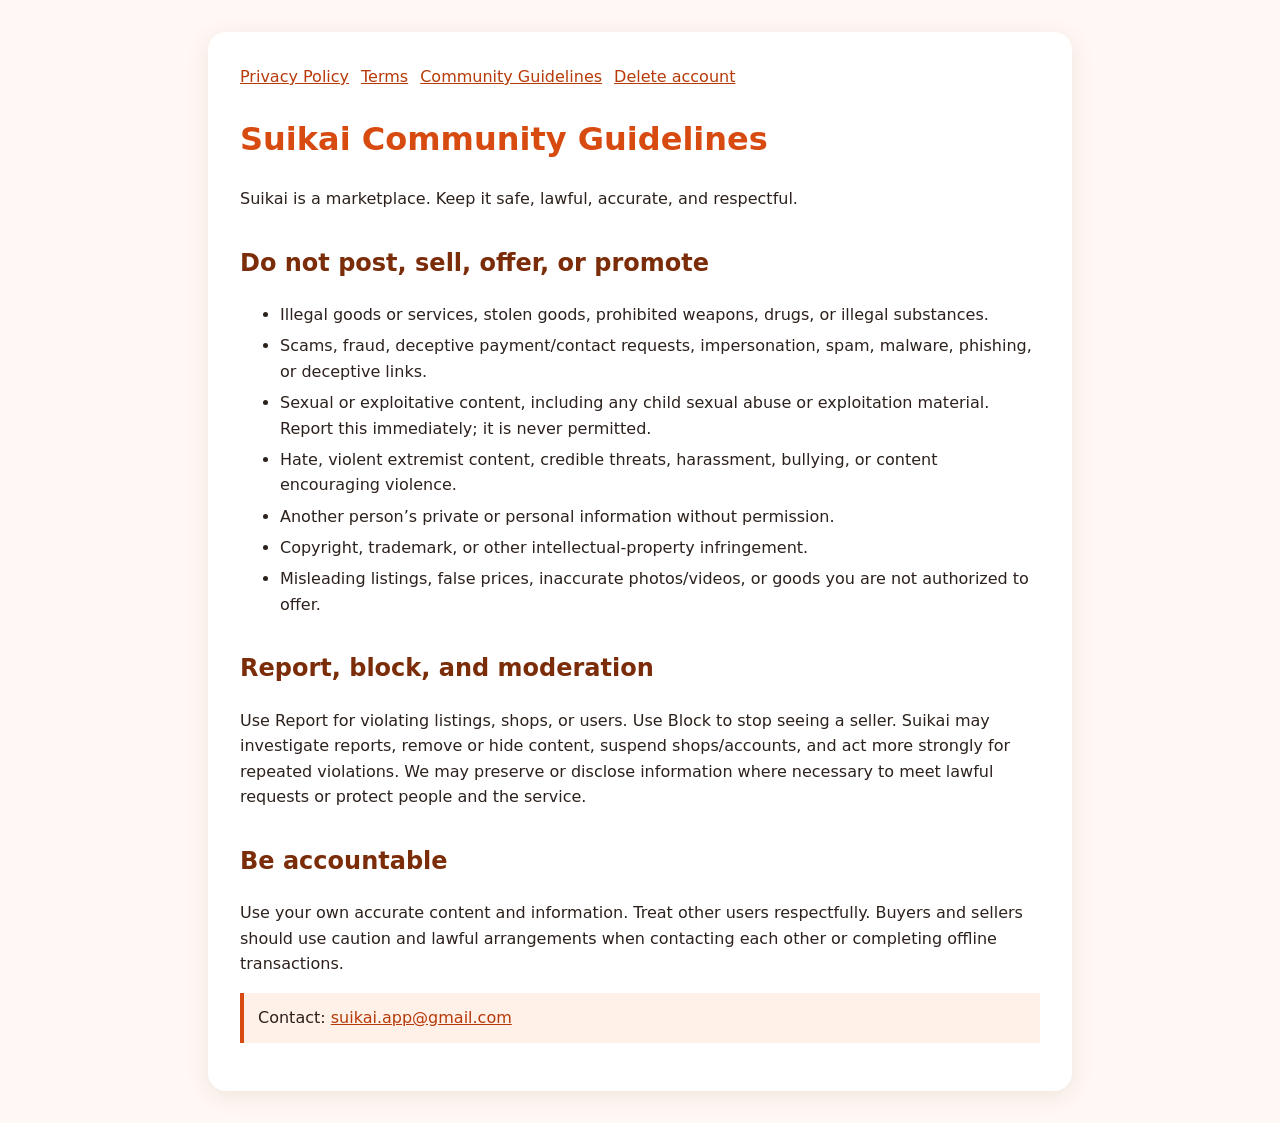
<file: web/community-guidelines.html>
<!doctype html>
<html lang="en"><head><meta charset="utf-8"><meta name="viewport" content="width=device-width,initial-scale=1"><title>Suikai Community Guidelines</title><link rel="stylesheet" href="legal.css"></head><body><main>
<nav><a href="privacy-policy.html">Privacy Policy</a><a href="terms-of-service.html">Terms</a><a href="community-guidelines.html">Community Guidelines</a><a href="delete-account.html">Delete account</a></nav>
<h1>Suikai Community Guidelines</h1><p>Suikai is a marketplace. Keep it safe, lawful, accurate, and respectful.</p>
<h2>Do not post, sell, offer, or promote</h2><ul><li>Illegal goods or services, stolen goods, prohibited weapons, drugs, or illegal substances.</li><li>Scams, fraud, deceptive payment/contact requests, impersonation, spam, malware, phishing, or deceptive links.</li><li>Sexual or exploitative content, including any child sexual abuse or exploitation material. Report this immediately; it is never permitted.</li><li>Hate, violent extremist content, credible threats, harassment, bullying, or content encouraging violence.</li><li>Another person’s private or personal information without permission.</li><li>Copyright, trademark, or other intellectual-property infringement.</li><li>Misleading listings, false prices, inaccurate photos/videos, or goods you are not authorized to offer.</li></ul>
<h2>Report, block, and moderation</h2><p>Use Report for violating listings, shops, or users. Use Block to stop seeing a seller. Suikai may investigate reports, remove or hide content, suspend shops/accounts, and act more strongly for repeated violations. We may preserve or disclose information where necessary to meet lawful requests or protect people and the service.</p>
<h2>Be accountable</h2><p>Use your own accurate content and information. Treat other users respectfully. Buyers and sellers should use caution and lawful arrangements when contacting each other or completing offline transactions.</p>
<p class="notice">Contact: <a href="mailto:suikai.app@gmail.com">suikai.app@gmail.com</a></p>
</main></body></html>
</file>
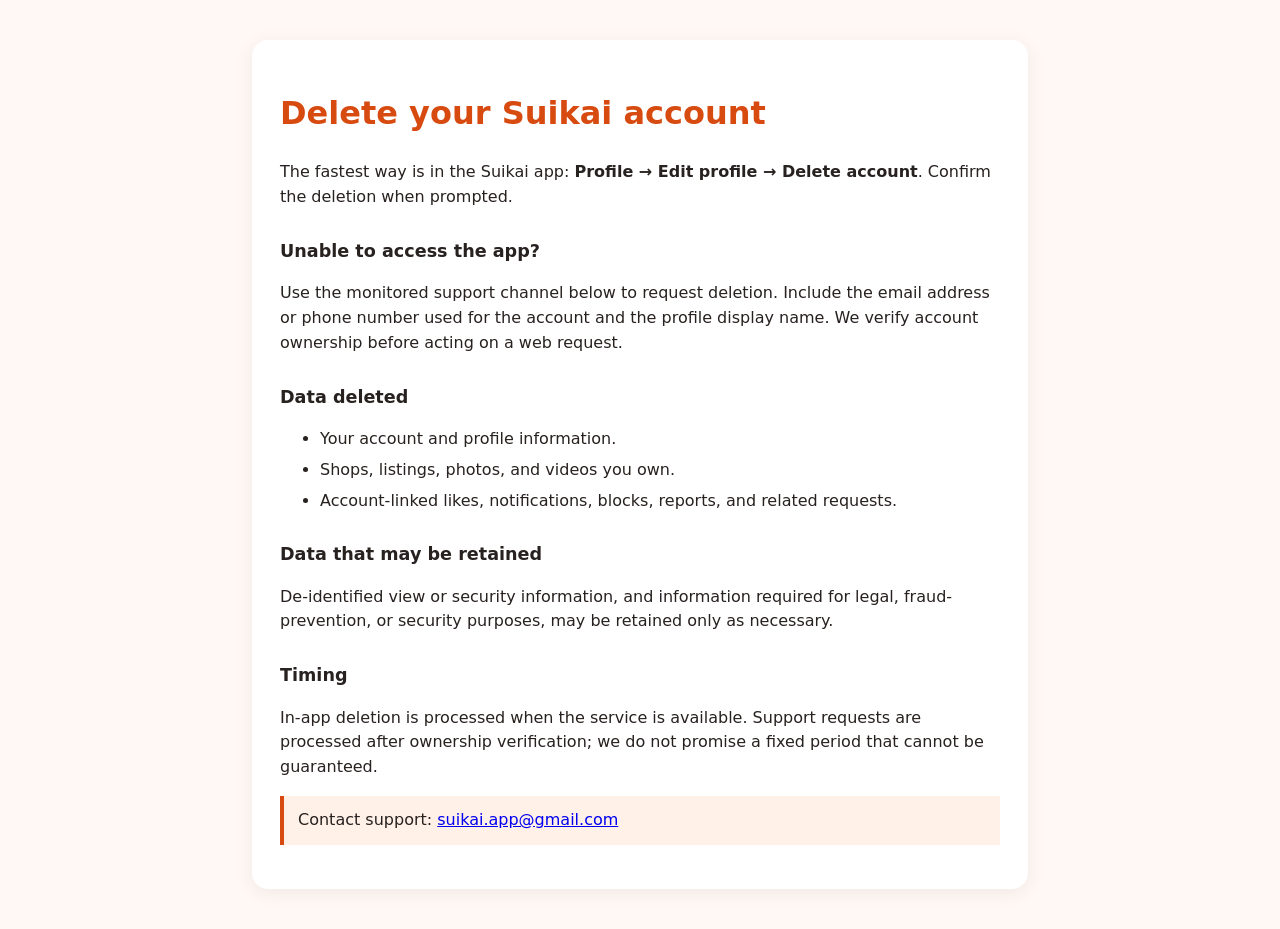
<file: web/delete-account.html>
<!doctype html>
<html lang="en">
  <head>
    <meta charset="utf-8" />
    <meta name="viewport" content="width=device-width, initial-scale=1" />
    <title>Delete your Suikai account</title>
    <style>
      body { font-family: system-ui, sans-serif; line-height: 1.55; margin: 0; color: #27211f; background: #fff8f4; }
      main { max-width: 720px; margin: 40px auto; padding: 28px; background: white; border-radius: 16px; box-shadow: 0 4px 20px #0001; }
      h1 { color: #d74a10; } h2 { margin-top: 28px; font-size: 1.1rem; } li { margin: 6px 0; }
      .notice { padding: 12px 14px; border-left: 4px solid #d74a10; background: #fff0e8; }
    </style>
    <script src="delete-account-config.js"></script>
  </head>
  <body>
    <main>
      <h1>Delete your Suikai account</h1>
      <p>The fastest way is in the Suikai app: <strong>Profile → Edit profile → Delete account</strong>. Confirm the deletion when prompted.</p>
      <h2>Unable to access the app?</h2>
      <p>Use the monitored support channel below to request deletion. Include the email address or phone number used for the account and the profile display name. We verify account ownership before acting on a web request.</p>
      <h2>Data deleted</h2>
      <ul>
        <li>Your account and profile information.</li>
        <li>Shops, listings, photos, and videos you own.</li>
        <li>Account-linked likes, notifications, blocks, reports, and related requests.</li>
      </ul>
      <h2>Data that may be retained</h2>
      <p>De-identified view or security information, and information required for legal, fraud-prevention, or security purposes, may be retained only as necessary.</p>
      <h2>Timing</h2>
      <p>In-app deletion is processed when the service is available. Support requests are processed after ownership verification; we do not promise a fixed period that cannot be guaranteed.</p>
      <p id="support" class="notice">Loading support contact…</p>
    </main>
    <script>
      const configuredEmail = window.SUIKAI_LEGAL_CONFIG && window.SUIKAI_LEGAL_CONFIG.supportEmail;
      const isUsableEmail = typeof configuredEmail === 'string'
        && /^[^@\s]+@[^@\s]+\.[^@\s]+$/.test(configuredEmail.trim())
        && !/(example\.|your[-_]email|placeholder|todo)/i.test(configuredEmail);
      const support = document.getElementById('support');
      if (isUsableEmail) {
        const address = configuredEmail.trim();
        const link = document.createElement('a');
        link.href = `mailto:${address}`;
        link.textContent = address;
        support.textContent = 'Contact support: ';
        support.appendChild(link);
      } else {
        support.textContent = 'Contact Suikai support at suikai.app@gmail.com.';
      }
    </script>
  </body>
</html>
</file>
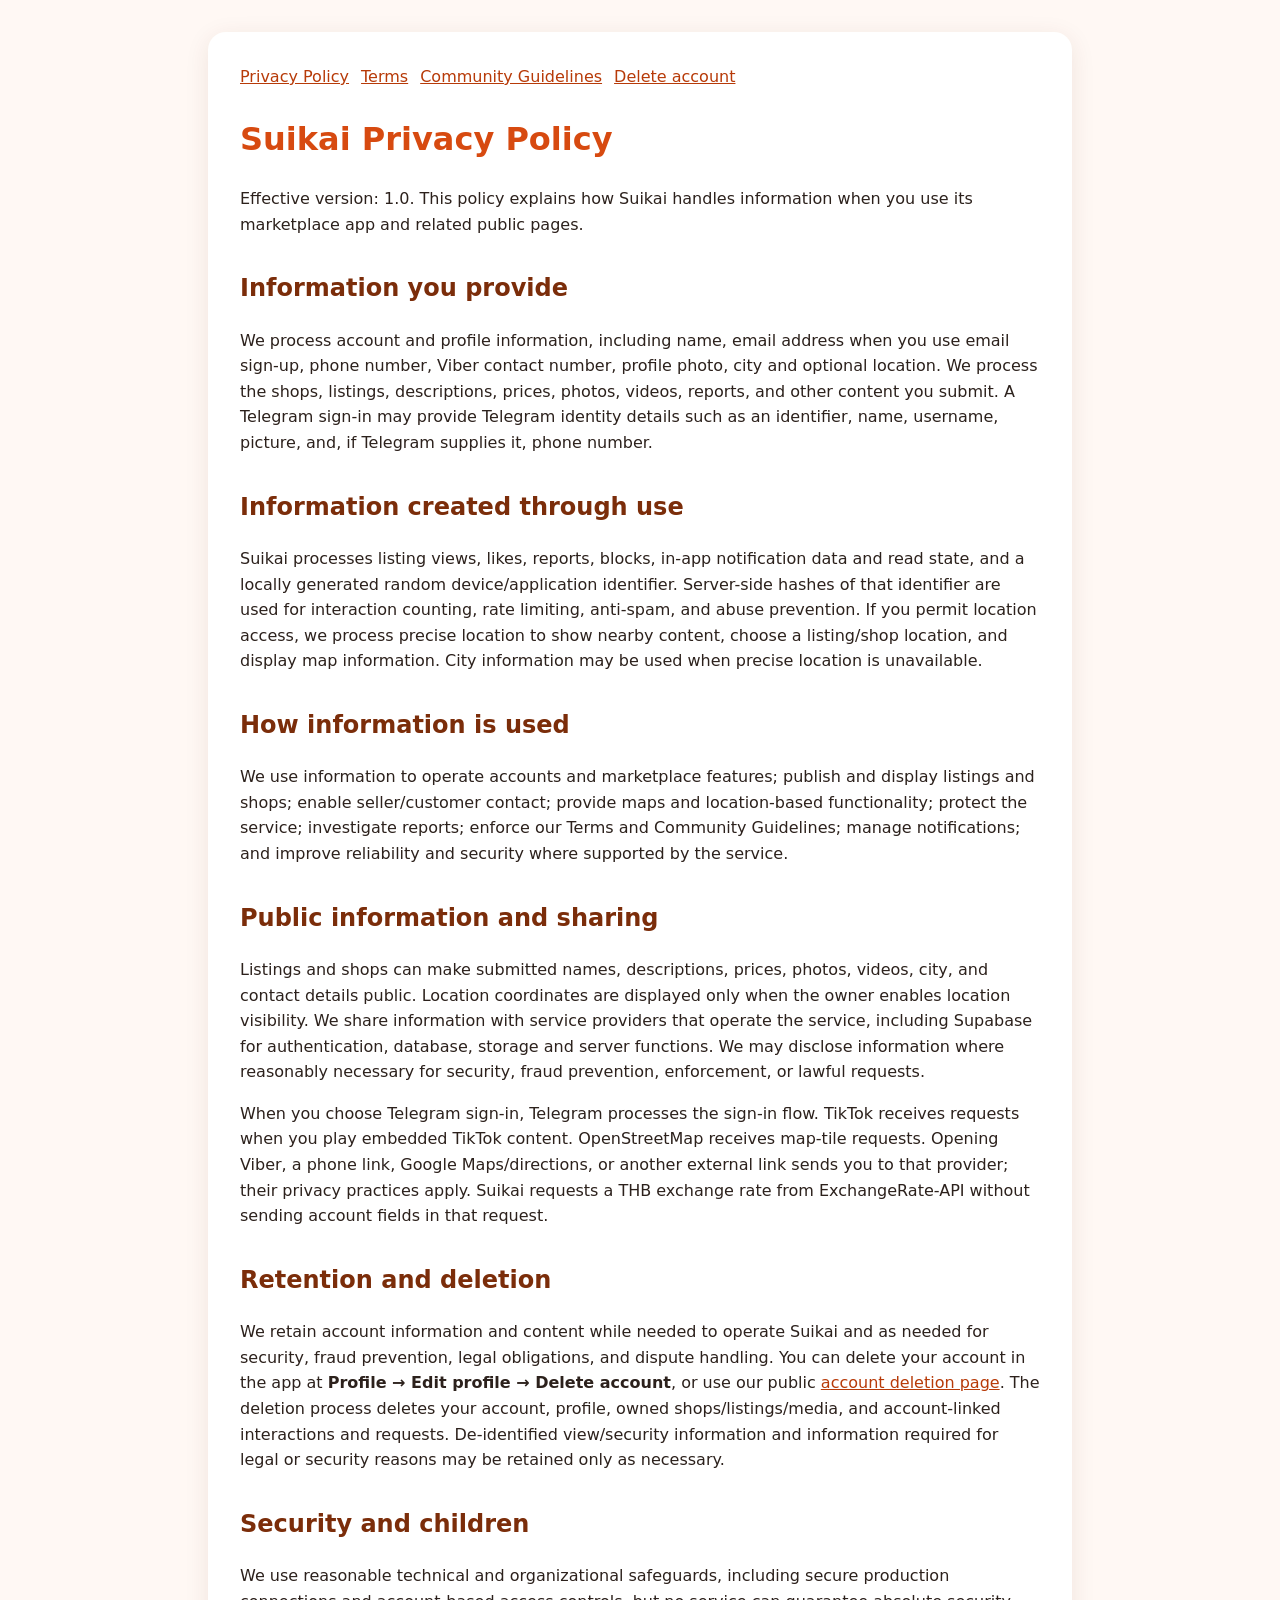
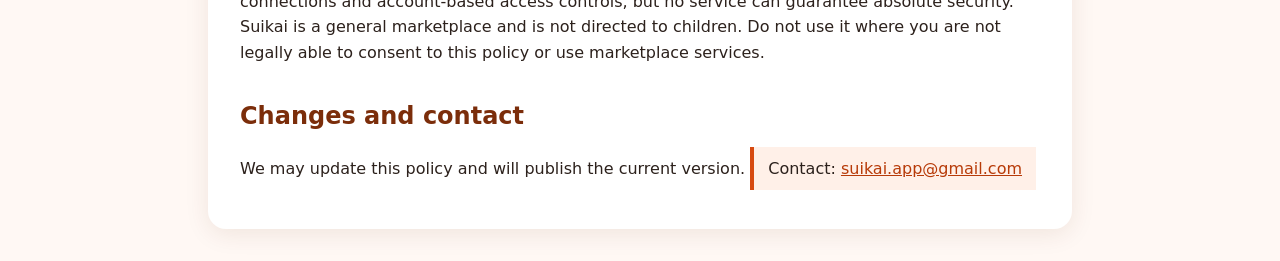
<file: web/privacy-policy.html>
<!doctype html><html lang="en"><head><meta charset="utf-8"><meta name="viewport" content="width=device-width,initial-scale=1"><title>Suikai Privacy Policy</title><link rel="stylesheet" href="legal.css"><script src="delete-account-config.js"></script></head><body><main>
<nav><a href="privacy-policy.html">Privacy Policy</a><a href="terms-of-service.html">Terms</a><a href="community-guidelines.html">Community Guidelines</a><a href="delete-account.html">Delete account</a></nav>
<h1>Suikai Privacy Policy</h1><p>Effective version: 1.0. This policy explains how Suikai handles information when you use its marketplace app and related public pages.</p>
<h2>Information you provide</h2><p>We process account and profile information, including name, email address when you use email sign-up, phone number, Viber contact number, profile photo, city and optional location. We process the shops, listings, descriptions, prices, photos, videos, reports, and other content you submit. A Telegram sign-in may provide Telegram identity details such as an identifier, name, username, picture, and, if Telegram supplies it, phone number.</p>
<h2>Information created through use</h2><p>Suikai processes listing views, likes, reports, blocks, in-app notification data and read state, and a locally generated random device/application identifier. Server-side hashes of that identifier are used for interaction counting, rate limiting, anti-spam, and abuse prevention. If you permit location access, we process precise location to show nearby content, choose a listing/shop location, and display map information. City information may be used when precise location is unavailable.</p>
<h2>How information is used</h2><p>We use information to operate accounts and marketplace features; publish and display listings and shops; enable seller/customer contact; provide maps and location-based functionality; protect the service; investigate reports; enforce our Terms and Community Guidelines; manage notifications; and improve reliability and security where supported by the service.</p>
<h2>Public information and sharing</h2><p>Listings and shops can make submitted names, descriptions, prices, photos, videos, city, and contact details public. Location coordinates are displayed only when the owner enables location visibility. We share information with service providers that operate the service, including Supabase for authentication, database, storage and server functions. We may disclose information where reasonably necessary for security, fraud prevention, enforcement, or lawful requests.</p><p>When you choose Telegram sign-in, Telegram processes the sign-in flow. TikTok receives requests when you play embedded TikTok content. OpenStreetMap receives map-tile requests. Opening Viber, a phone link, Google Maps/directions, or another external link sends you to that provider; their privacy practices apply. Suikai requests a THB exchange rate from ExchangeRate-API without sending account fields in that request.</p>
<h2>Retention and deletion</h2><p>We retain account information and content while needed to operate Suikai and as needed for security, fraud prevention, legal obligations, and dispute handling. You can delete your account in the app at <strong>Profile → Edit profile → Delete account</strong>, or use our public <a href="delete-account.html">account deletion page</a>. The deletion process deletes your account, profile, owned shops/listings/media, and account-linked interactions and requests. De-identified view/security information and information required for legal or security reasons may be retained only as necessary.</p>
<h2>Security and children</h2><p>We use reasonable technical and organizational safeguards, including secure production connections and account-based access controls, but no service can guarantee absolute security. Suikai is a general marketplace and is not directed to children. Do not use it where you are not legally able to consent to this policy or use marketplace services.</p>
<h2>Changes and contact</h2><p>We may update this policy and will publish the current version. <span id="contact" class="notice">Contact: <a href="mailto:suikai.app@gmail.com">suikai.app@gmail.com</a></span></p>
</main><script>const e=window.SUIKAI_LEGAL_CONFIG?.supportEmail||'';if(/^[^@\s]+@[^@\s]+\.[^@\s]+$/.test(e)&&!/(example\.|placeholder|todo)/i.test(e))document.getElementById('contact').innerHTML='Contact: <a href="mailto:'+e+'">'+e+'</a>';</script></body></html>
</file>
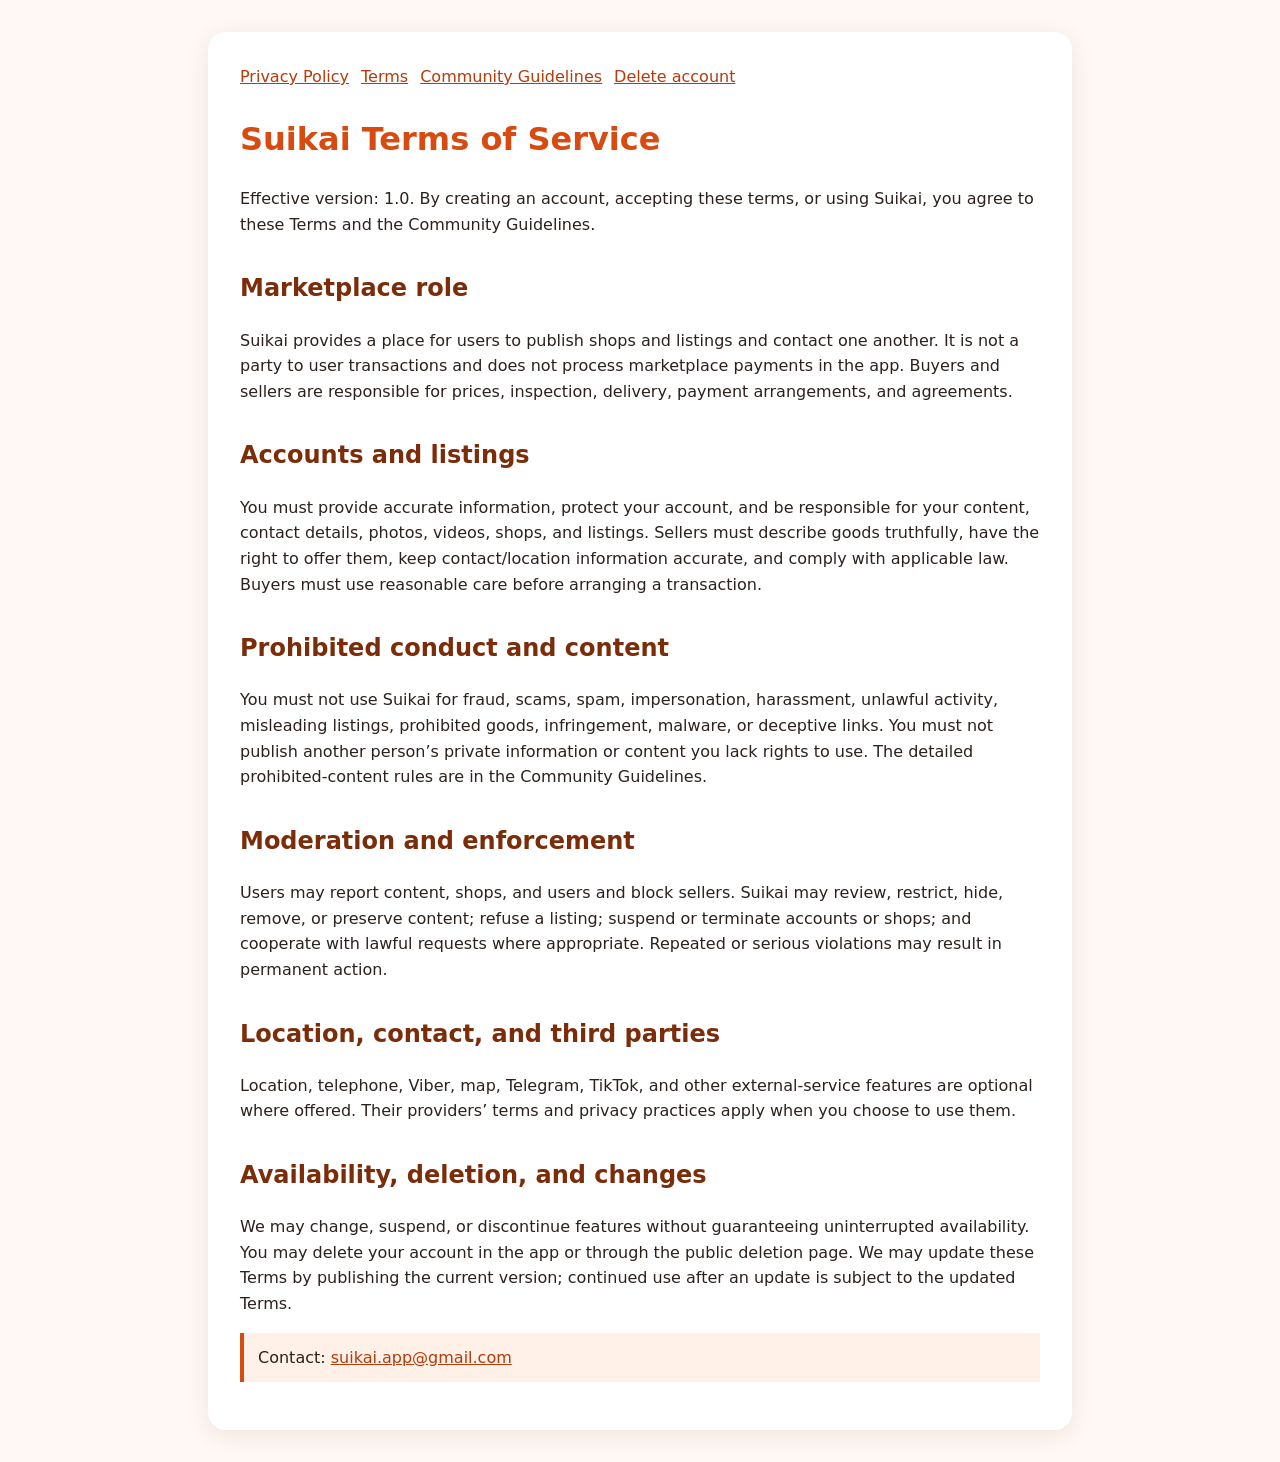
<file: web/terms-of-service.html>
<!doctype html>
<html lang="en"><head><meta charset="utf-8"><meta name="viewport" content="width=device-width,initial-scale=1"><title>Suikai Terms of Service</title><link rel="stylesheet" href="legal.css"></head><body><main>
<nav><a href="privacy-policy.html">Privacy Policy</a><a href="terms-of-service.html">Terms</a><a href="community-guidelines.html">Community Guidelines</a><a href="delete-account.html">Delete account</a></nav>
<h1>Suikai Terms of Service</h1>
<p>Effective version: 1.0. By creating an account, accepting these terms, or using Suikai, you agree to these Terms and the Community Guidelines.</p>
<h2>Marketplace role</h2><p>Suikai provides a place for users to publish shops and listings and contact one another. It is not a party to user transactions and does not process marketplace payments in the app. Buyers and sellers are responsible for prices, inspection, delivery, payment arrangements, and agreements.</p>
<h2>Accounts and listings</h2><p>You must provide accurate information, protect your account, and be responsible for your content, contact details, photos, videos, shops, and listings. Sellers must describe goods truthfully, have the right to offer them, keep contact/location information accurate, and comply with applicable law. Buyers must use reasonable care before arranging a transaction.</p>
<h2>Prohibited conduct and content</h2><p>You must not use Suikai for fraud, scams, spam, impersonation, harassment, unlawful activity, misleading listings, prohibited goods, infringement, malware, or deceptive links. You must not publish another person’s private information or content you lack rights to use. The detailed prohibited-content rules are in the Community Guidelines.</p>
<h2>Moderation and enforcement</h2><p>Users may report content, shops, and users and block sellers. Suikai may review, restrict, hide, remove, or preserve content; refuse a listing; suspend or terminate accounts or shops; and cooperate with lawful requests where appropriate. Repeated or serious violations may result in permanent action.</p>
<h2>Location, contact, and third parties</h2><p>Location, telephone, Viber, map, Telegram, TikTok, and other external-service features are optional where offered. Their providers’ terms and privacy practices apply when you choose to use them.</p>
<h2>Availability, deletion, and changes</h2><p>We may change, suspend, or discontinue features without guaranteeing uninterrupted availability. You may delete your account in the app or through the public deletion page. We may update these Terms by publishing the current version; continued use after an update is subject to the updated Terms.</p>
<p class="notice">Contact: <a href="mailto:suikai.app@gmail.com">suikai.app@gmail.com</a></p>
</main></body></html>
</file>
<file: web/legal.css>
:root { color-scheme: light; font-family: system-ui, -apple-system, BlinkMacSystemFont, "Segoe UI", sans-serif; color: #2c211c; background: #fff8f4; }
body { margin: 0; line-height: 1.6; }
main { max-width: 800px; margin: 32px auto; padding: 32px; background: #fff; border-radius: 18px; box-shadow: 0 5px 24px #5b2a0d18; }
h1 { color: #d74a10; margin-top: 0; } h2 { margin-top: 2rem; color: #7b2d0a; } a { color: #b73a08; } .notice { padding: 12px 14px; background: #fff0e8; border-left: 4px solid #d74a10; } nav { display: flex; flex-wrap: wrap; gap: 12px; margin-bottom: 24px; } li { margin: .35rem 0; }
@media (max-width: 640px) { main { margin: 0; border-radius: 0; padding: 22px; } }
</file>
